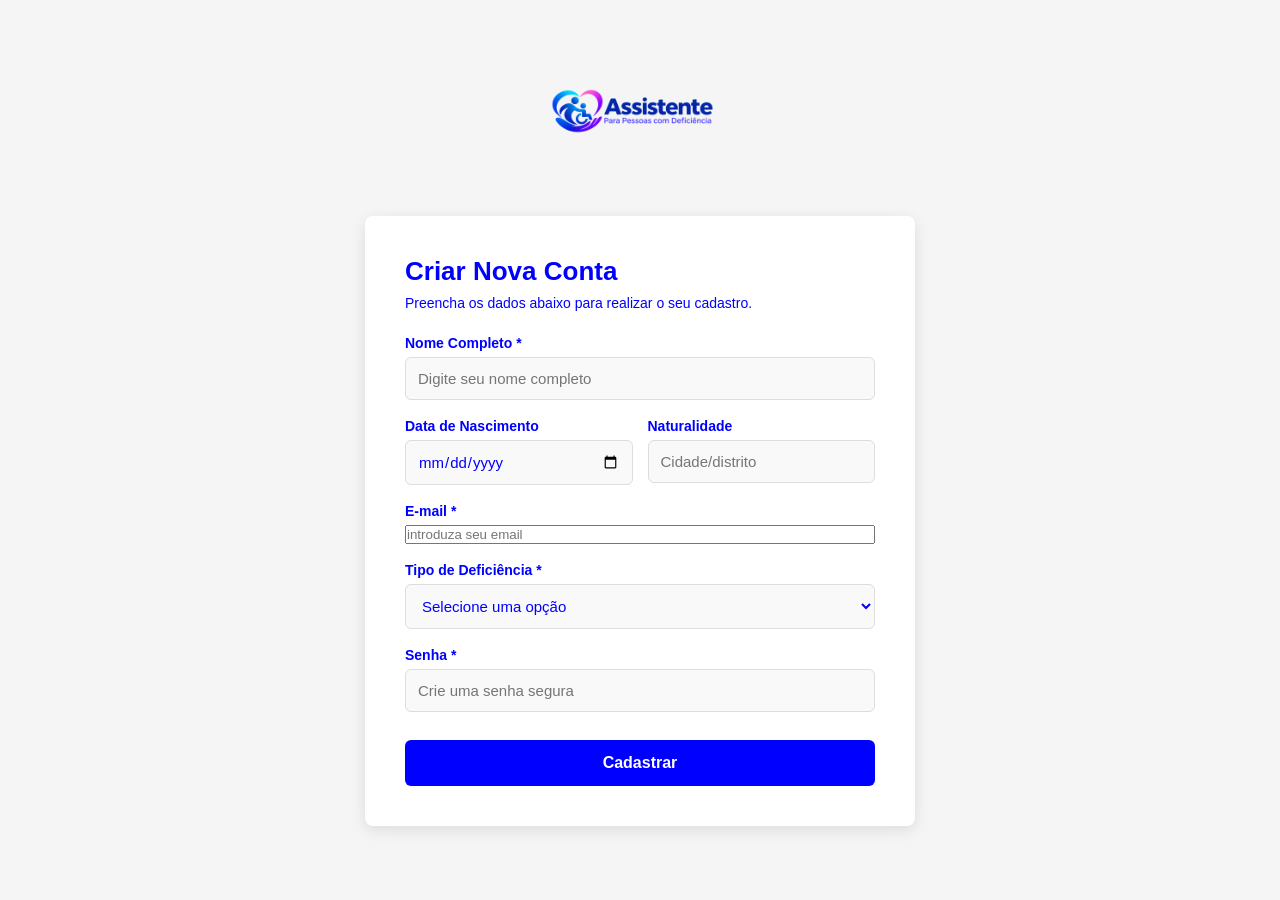
<file: Projeto de Assistencia pra péssoas com deficiencia - Copia/cadastro-formulario.html>
<!DOCTYPE html>
<html lang="pt-BR">
<head>
  <meta charset="UTF-8">
  <meta name="viewport" content="width=device-width, initial-scale=1.0">
  <title>Cadastro</title>
  <link rel="stylesheet" href="cadastro-formulario.css">
</head>
<body>

  <div class="marca-pagina">
    <img src="logo principal.png" alt="Logo" class="logo-img">
    <span class="logo-texto"></span> 
  </div>

  <main class="cadastro-container">
    <h2>Criar Nova Conta</h2>
    <p>Preencha os dados abaixo para realizar o seu cadastro.</p>

    <form action="#" method="POST" class="cadastro-form">
      
      <div class="input-grupo">
        <label for="nome">Nome Completo *</label>
        <input type="text" id="nome" name="nome" placeholder="Digite seu nome completo" required>
      </div>

      <div class="input-linha">
        <div class="input-grupo">
          <label for="nascimento">Data de Nascimento</label>
          <input type="date" id="nascimento" name="nascimento">
        </div>

        <div class="input-grupo">
          <label for="naturalidade">Naturalidade</label>
          <input type="text" id="naturalidade" name="naturalidade" placeholder="Cidade/distrito">
        </div>
      </div>

      <div class="input-grupo">
        <label for="email">E-mail *</label>
        <input type="email" id="email" name="email" placeholder="introduza seu email" required>
      </div>

      <div class="input-grupo">
        <label for="deficiencia">Tipo de Deficiência *</label>
        <select id="deficiencia" name="deficiencia" required>
          <option value="" disabled selected>Selecione uma opção</option>
          <option value="nenhuma">Nenhuma</option>
          <option value="fisica">Física</option>
          <option value="visual">Visual</option>
          <option value="auditiva">Auditiva</option>
          <option value="intelectual">Intelectual / Mental</option>
          <option value="multipla">Múltipla</option>
          <option value="outra">Outra / Não listada</option>
        </select>
      </div>

      <div class="input-grupo">
        <label for="senha">Senha *</label>
        <input type="password" id="senha" name="senha" placeholder="Crie uma senha segura" required>
      </div>

      <button type="submit" class="btn-cadastrar">Cadastrar</button>

    </form>
  </main>

</body>
</html>
</file>
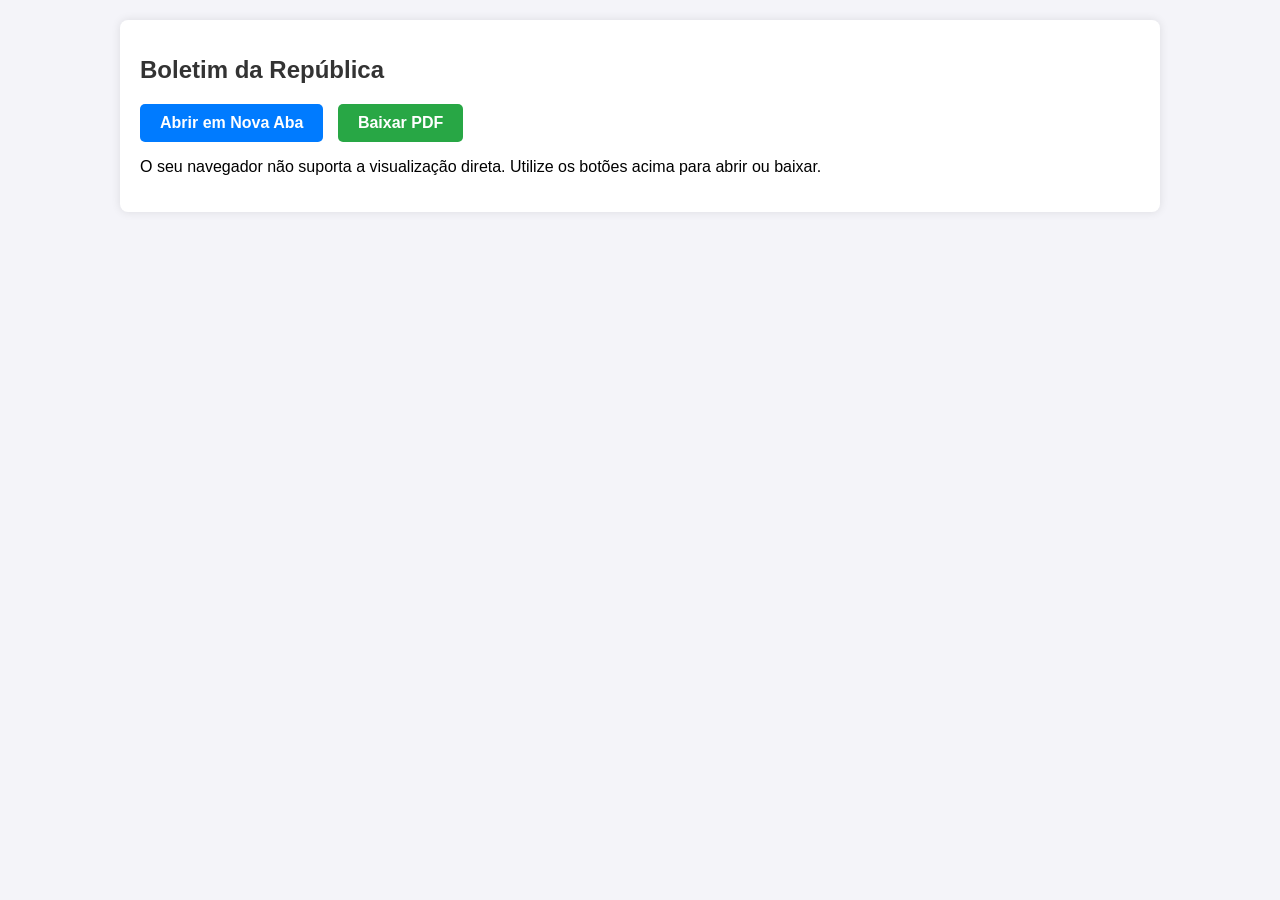
<file: Projeto de Assistencia pra péssoas com deficiencia - Copia/direitos.html>
<!DOCTYPE html>
<html lang="pt">
<head>
    <meta charset="UTF-8">
    <meta name="viewport" content="width=device-width, initial-scale=1.0">
    <title>Visualizar Documento</title>
    <style>
        body {
            font-family: Arial, sans-serif;
            margin: 20px;
            background-color: #f4f4f9;
        }
        .container {
            max-width: 1000px;
            margin: 0 auto;
            background: #fff;
            padding: 20px;
            box-shadow: 0 0 10px rgba(0,0,0,0.1);
            border-radius: 8px;
        }
        h1 {
            color: #333;
            font-size: 24px;
            margin-bottom: 20px;
        }
        .botoes {
            margin-bottom: 15px;
        }
        .btn {
            display: inline-block;
            padding: 10px 20px;
            margin-right: 10px;
            background-color: #007bff;
            color: white;
            text-decoration: none;
            border-radius: 5px;
            font-weight: bold;
        }
        .btn:hover {
            background-color: #0056b3;
        }
        .btn-download {
            background-color: #28a745;
        }
        .btn-download:hover {
            background-color: #218838;
        }
    </style>
</head>
<body>

<div class="container">
    <h1>Boletim da República</h1>

    <div class="botoes">
        <a href="direitos das pessoas com defciencia.pdf" target="_blank" class="btn">Abrir em Nova Aba</a>
        <a href="direitos das pessoas com defciencia.pdf" download class="btn btn-download">Baixar PDF</a>
    </div>

    <object data="documento.pdf" type="application/pdf" width="100%" height="800px">
        <p>O seu navegador não suporta a visualização direta. Utilize os botões acima para abrir ou baixar.</p>
    </object>
</div>

</body>
</html>
</file>
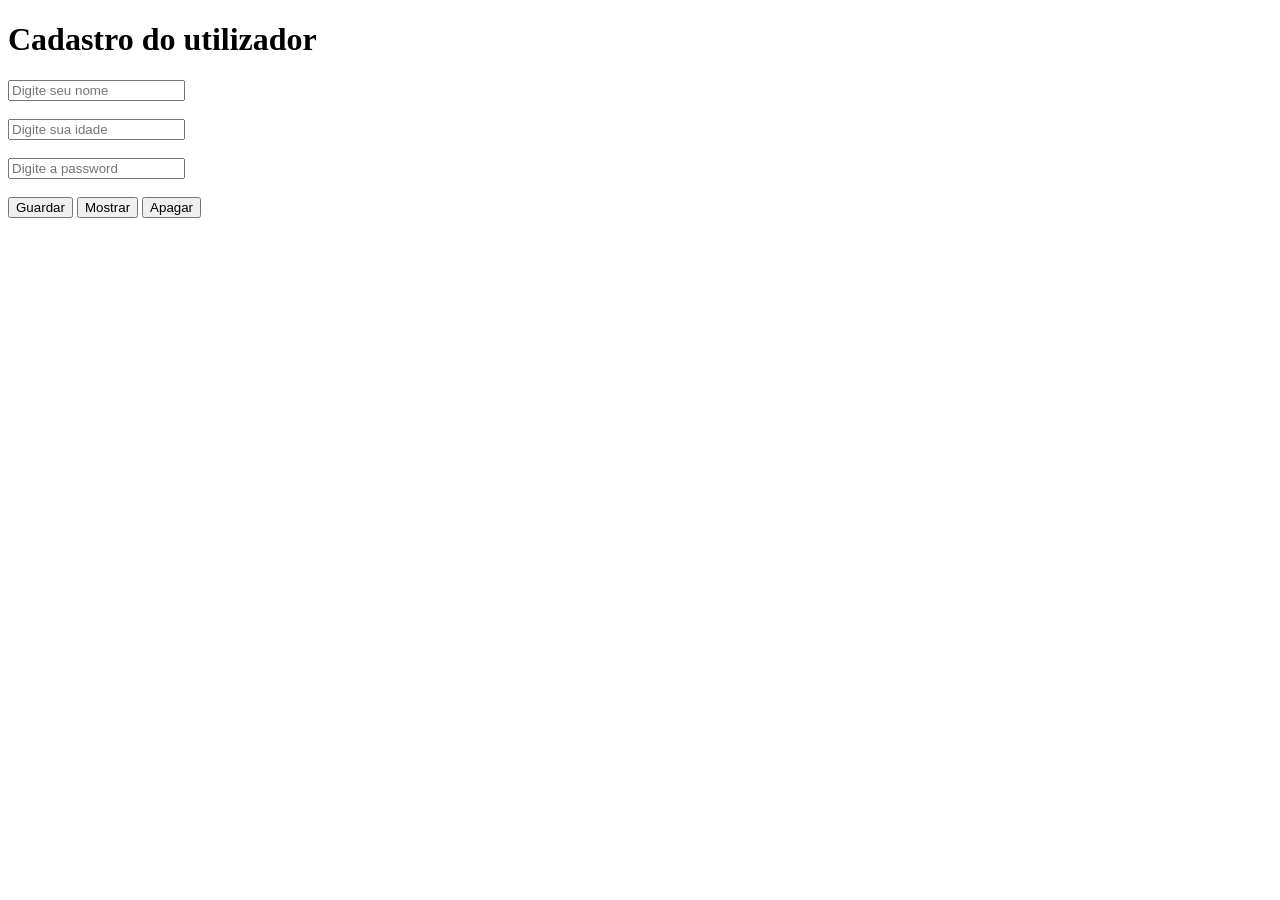
<file: Projeto de Assistencia pra péssoas com deficiencia - Copia/exercicio-java.html>
<!DOCTYPE html>
<html lang="pt">
<head>
    <meta charset="UTF-8">
    <meta name="viewport" content="width=device-width, initial-scale=1.0">
    <title>Cadastro do Utilizador</title>
</head>
<body>
    <h1>Cadastro do utilizador</h1>
    
    <input type="text" id="nome" placeholder="Digite seu nome"> <br><br>
    <input type="number" id="idade" placeholder="Digite sua idade"> <br><br>
    <input type="password" id="password" placeholder="Digite a password"> <br><br>
    
    <button onclick="guardarUsuario()">Guardar</button>
    <button onclick="mostrarUsuario()">Mostrar</button>
    <button onclick="apagarUsuario()">Apagar</button>
    
    <p id="resultado"></p>

    <script>
        function guardarUsuario() {
            let nome = document.getElementById("nome").value;
            let idade = document.getElementById("idade").value;
            let password = document.getElementById("password").value;
            
            sessionStorage.setItem("nome", nome);
            sessionStorage.setItem("idade", idade);
    
            sessionStorage.setItem("password", password); 
            
            alert("Dados guardados com sucesso");
        }

        function mostrarUsuario() {
            let nome = sessionStorage.getItem("nome");
            let idade = sessionStorage.getItem("idade"); 
            let password = sessionStorage.getItem("password"); 
            document.getElementById("resultado").innerHTML = 
                "Nome: " + nome + "<br>" + 
                "Idade: " + idade + "<br>" + 
                "Password: " + password;
        }

        
        function apagarUsuario() {
            sessionStorage.removeItem("nome");
            sessionStorage.removeItem("idade");
            sessionStorage.removeItem("password");
            
            document.getElementById("resultado").innerHTML = "Dados apagados!";
        }
    </script>
</body>
</html>
</file>
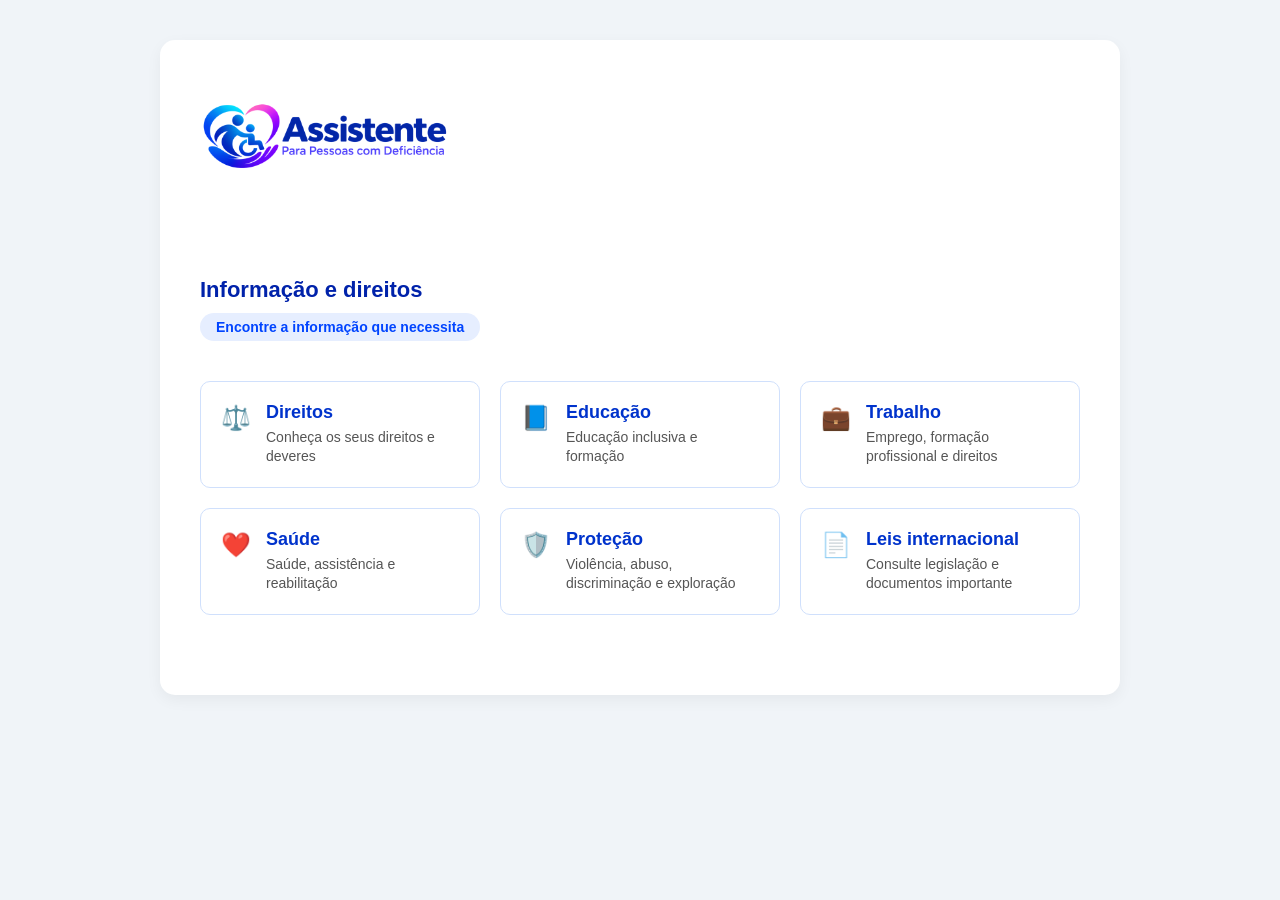
<file: Projeto de Assistencia pra péssoas com deficiencia - Copia/informacoes.html>
<!DOCTYPE html>
<html lang="pt-BR">
<head>
    <meta charset="UTF-8">
    <meta name="viewport" content="width=device-width, initial-scale=1.0">
    <title>informacoes</title>
    <link rel="stylesheet" href="informacoes.css">
</head>
<body>

    <div class="site">
        
      <div class="topo">
    <div class="marca">
        <a href="index.html">
            <img src="logo principal.png" alt="Logo Assistente Para Pessoas com Deficiência" class="img-logo">
        </a>
    </div>
</div>


        <div class="conteudo">
            <h2>Informação e direitos</h2>
            <span class="subtitulo">Encontre a informação que necessita</span>
        </div>

        <div class="blocos">
            
            <a href="direitos.html" class="bloco-item">
                <div class="icone">⚖️</div>
                <div class="info">
                    <h3>Direitos</h3>
                    <p>Conheça os seus direitos e deveres</p>
                </div>
            </a>

            <a href="#" class="bloco-item">
                <div class="icone">📘</div>
                <div class="info">
                    <h3>Educação</h3>
                    <p>Educação inclusiva e formação</p>
                </div>
            </a>

            <a href="#" class="bloco-item">
                <div class="icone">💼</div>
                <div class="info">
                    <h3>Trabalho</h3>
                    <p>Emprego, formação profissional e direitos</p>
                </div>
            </a>

            <a href="#" class="bloco-item">
                <div class="icone">❤️</div>
                <div class="info">
                    <h3>Saúde</h3>
                    <p>Saúde, assistência e reabilitação</p>
                </div>
            </a>

            <a href="#" class="bloco-item">
                <div class="icone">🛡️</div>
                <div class="info">
                    <h3>Proteção</h3>
                    <p>Violência, abuso, discriminação e exploração</p>
                </div>
            </a>

            <a href="lei.html" class="bloco-item">
                <div class="icone">📄</div>
                <div class="info">
                    <h3>Leis internacional</h3>
                    <p>Consulte legislação e documentos importante</p>
                </div>
            </a>

        </div>

       

    </div>

</body>
</html>
</file>
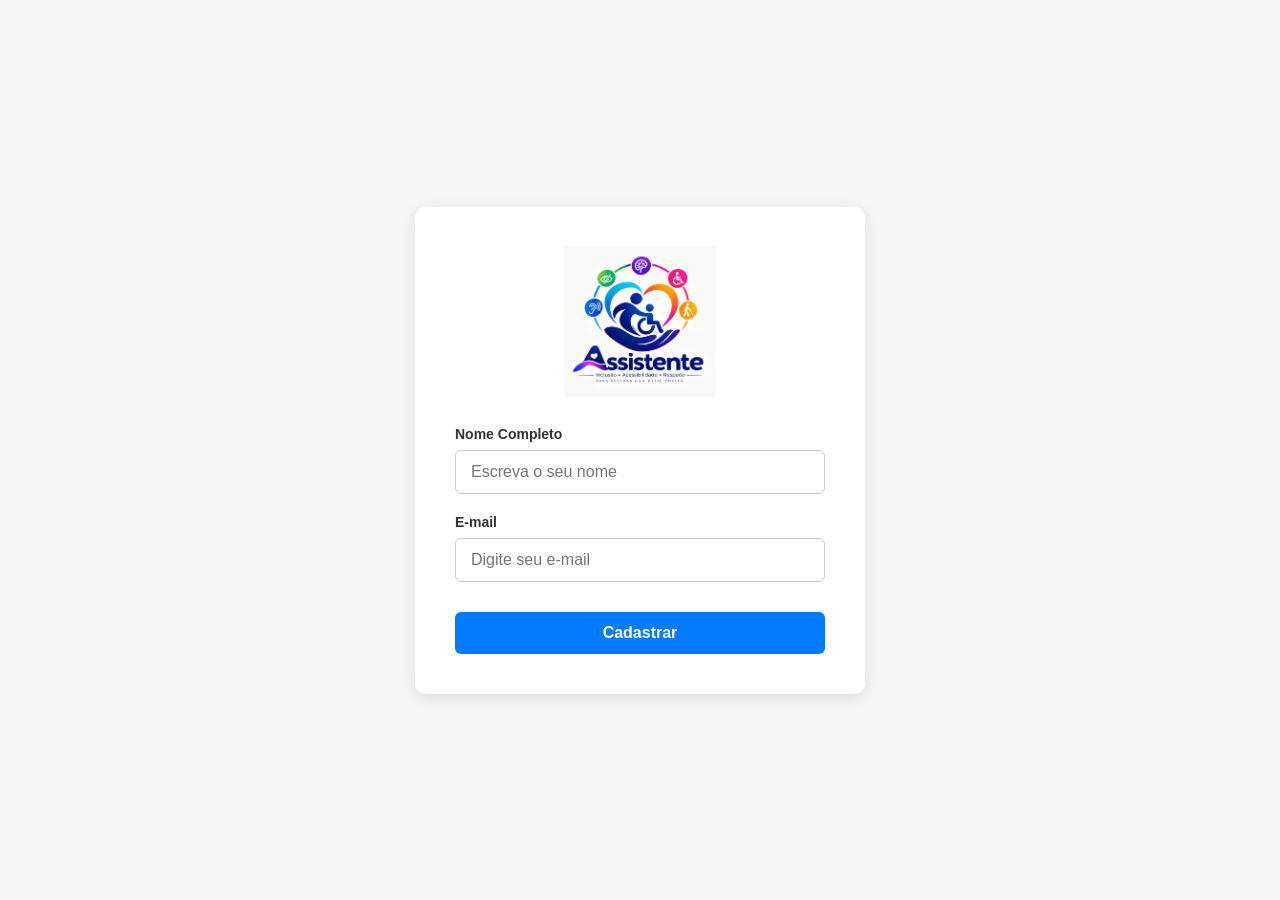
<file: Projeto de Assistencia pra péssoas com deficiencia - Copia/Inicio-de-sessao.html>
<!DOCTYPE html>
<html lang="pt">
<head>
    <meta charset="UTF-8">
    <meta name="viewport" content="width=device-width, initial-scale=1.0">
    <title>Cadastro</title>
    <link rel="stylesheet" href="inicio-de-sessao.css">
</head>
<body>

    <div class="cadastro-container">
        <img src="imagem assistencia.png" alt="Assistência" class="form-logo">
        
        <form>
            <div class="input-group">
                <label for="nome">Nome Completo</label>
                <input type="text" id="nome" placeholder="Escreva o seu nome">
            </div>

            <div class="input-group">
                <label for="email">E-mail</label>
                <input type="email" id="email" placeholder="Digite seu e-mail">
            </div>
            
            <button type="submit" class="btn-enviar">Cadastrar</button>
        </form>
    </div>

</body>
</html>
</file>
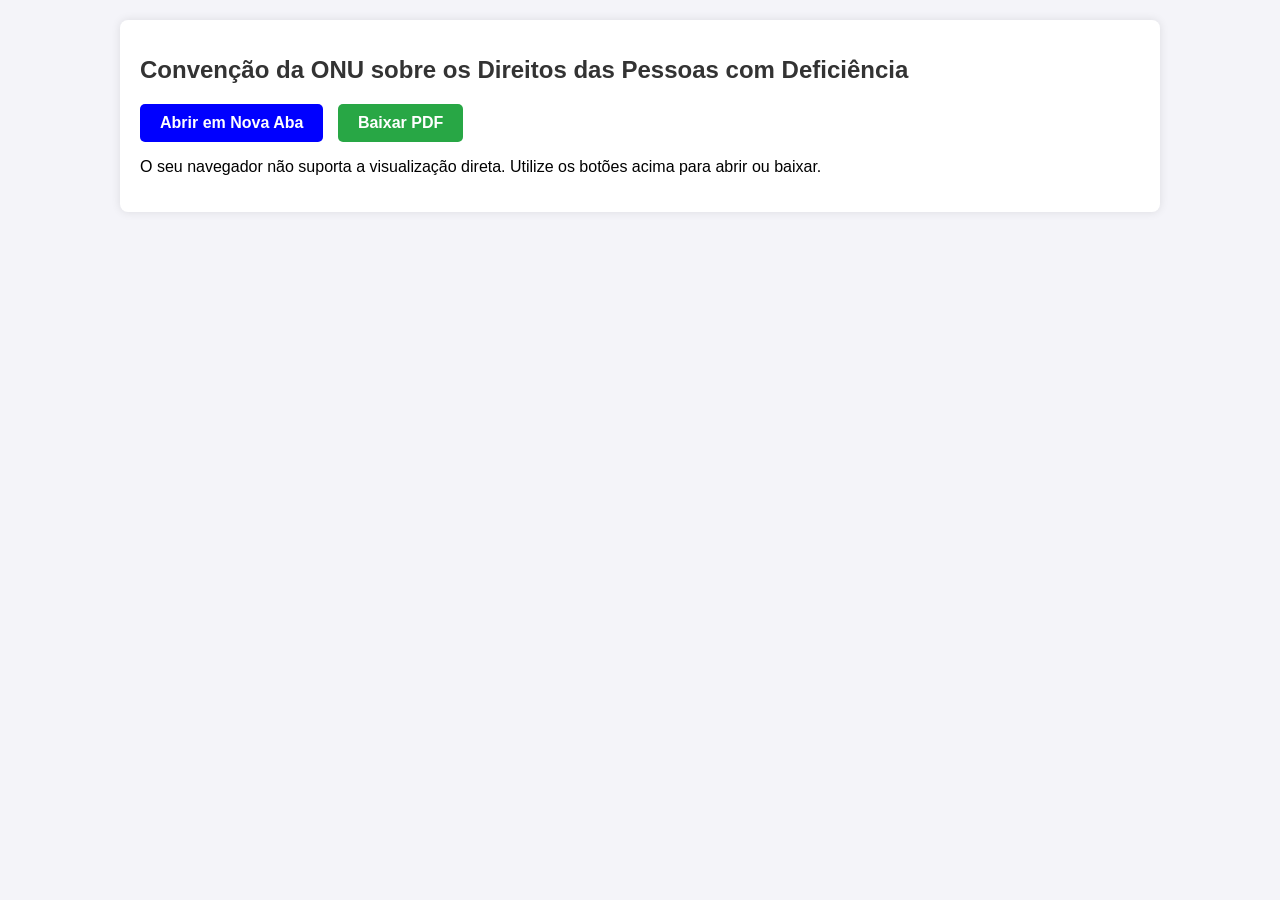
<file: Projeto de Assistencia pra péssoas com deficiencia - Copia/lei.html>
<!DOCTYPE html>
<html lang="pt">
<head>
    <meta charset="UTF-8">
    <meta name="viewport" content="width=device-width, initial-scale=1.0">
    <title>Visualizar Documento</title>
    <style>
        body {
            font-family: Arial, sans-serif;
            margin: 20px;
            background-color: #f4f4f9;
        }
        .container {
            max-width: 1000px;
            margin: 0 auto;
            background: #fff;
            padding: 20px;
            box-shadow: 0 0 10px rgba(0,0,0,0.1);
            border-radius: 8px;
        }
        h1 {
            color: #333;
            font-size: 24px;
            margin-bottom: 20px;
        }
        .botoes {
            margin-bottom: 15px;
        }
        .btn {
            display: inline-block;
            padding: 10px 20px;
            margin-right: 10px;
            background-color: blue;
            color: white;
            text-decoration: none;
            border-radius: 5px;
            font-weight: bold;
        }
        .btn:hover {
            background-color: #0056b3;
        }
        .btn-download {
            background-color: #28a745;
        }
        .btn-download:hover {
            background-color: #218838;
        }
    </style>
</head>
<body>

<div class="container">
    <h1>Convenção da ONU sobre os Direitos das Pessoas com Deficiência</h1>

    <div class="botoes">
        <a href="Covencao da Onu para pessoas com dedicienciqa.pdf" target="_blank" class="btn">Abrir em Nova Aba</a>
        <a href="Covencao da Onu para pessoas com dedicienciqa.pdf" download class="btn btn-download">Baixar PDF</a>
    </div>

    <object data="documento.pdf" type="application/pdf" width="100%" height="800px">
        <p>O seu navegador não suporta a visualização direta. Utilize os botões acima para abrir ou baixar.</p>
    </object>
</div>

</body>
</html>
</file>
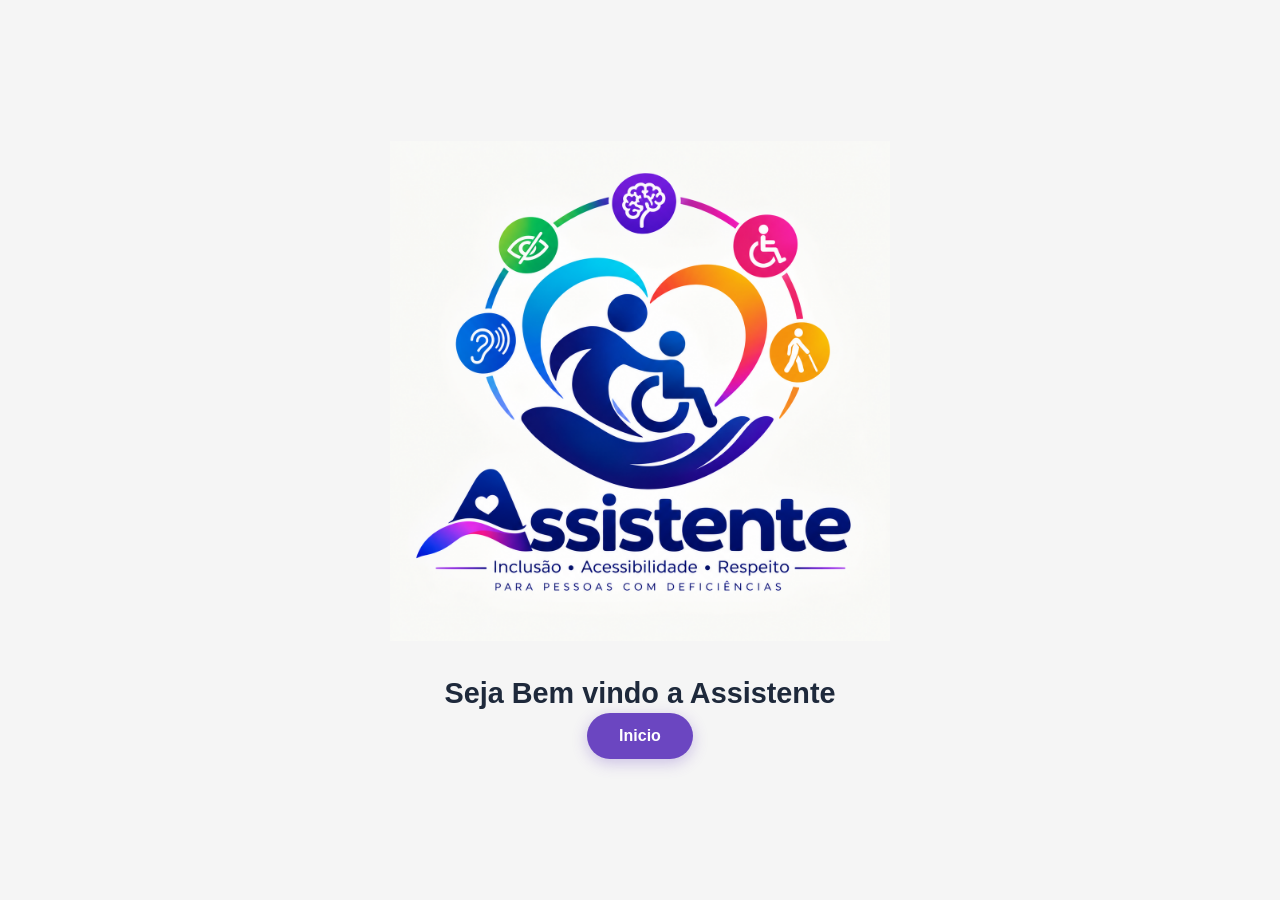
<file: Projeto de Assistencia pra péssoas com deficiencia - Copia/pagina inicial.html>
<!DOCTYPE html>
<html lang="en">
<head>
    <meta charset="UTF-8">
    <meta name="viewport" content="width=device-width, initial-scale=1.0">
    <title>Document</title>
    <link rel="stylesheet" href="pagina inicial.css">
</head>
<body>
    <div class="div pai">
        <div class="velho">
            <img src="imagem assistencia.png" alt="">
        </div>
        <div class="novo">
            <p>
                Seja Bem vindo a Assistente
            </p>
        </div>
    </div>
<a href="primeiro.html"><button>Inicio</button></a>

</body>
</html>
</file>
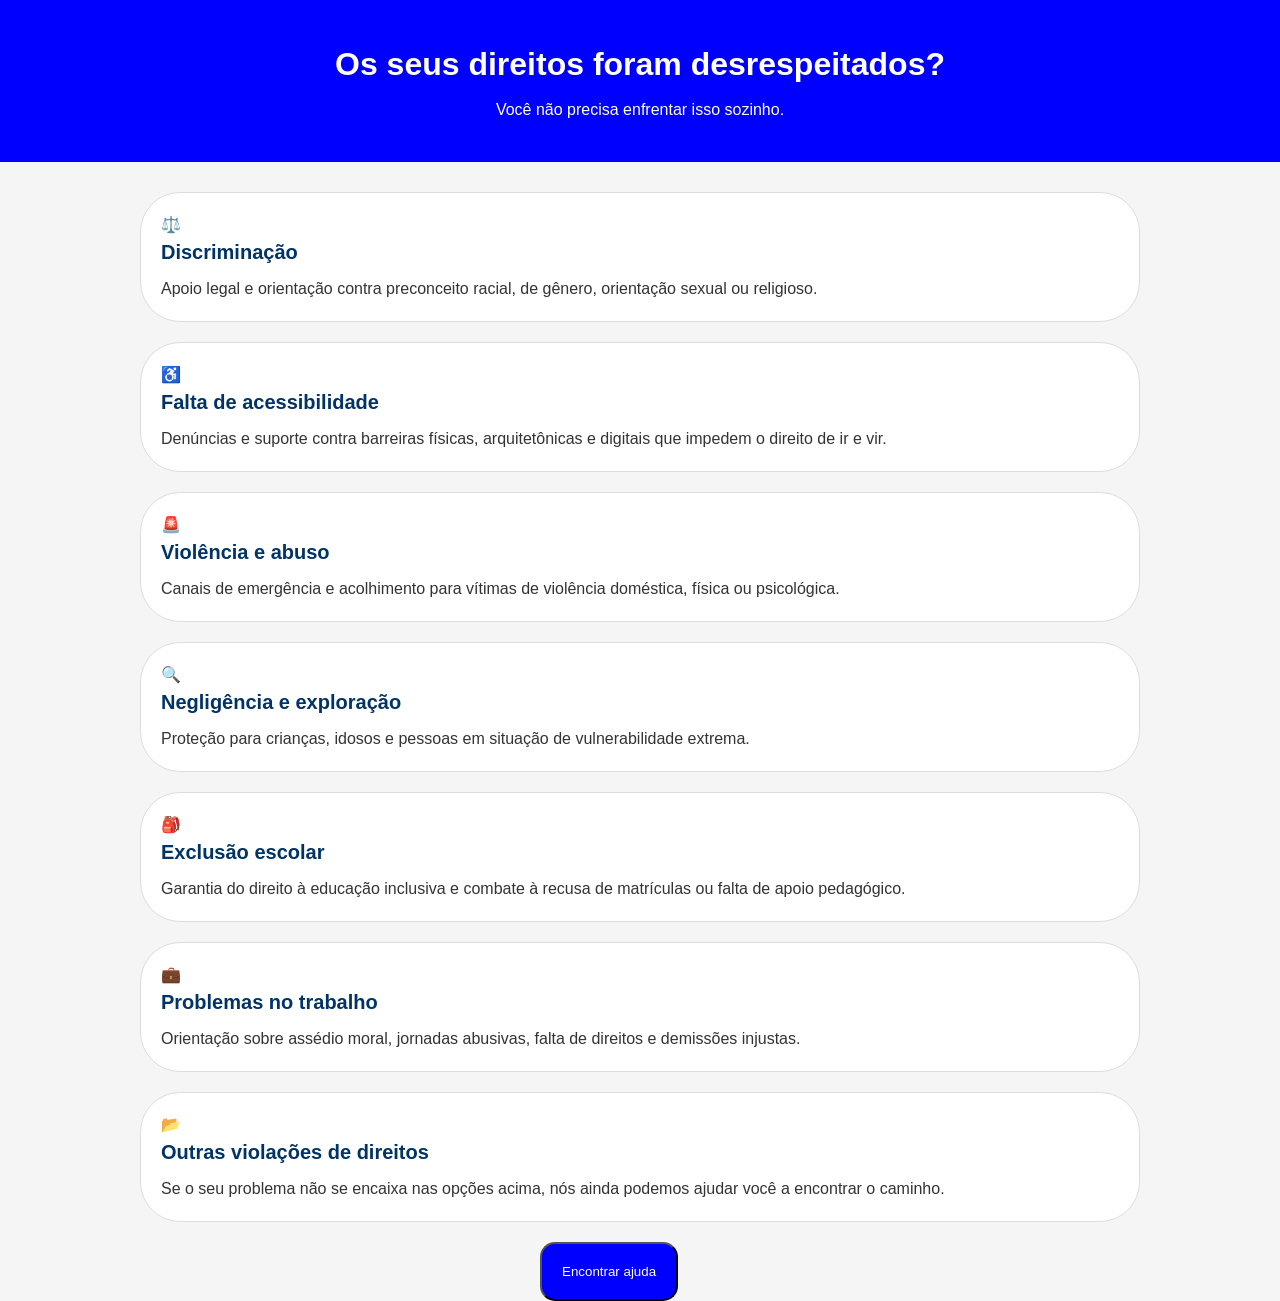
<file: Projeto de Assistencia pra péssoas com deficiencia - Copia/serviços e apoio.html>
<!DOCTYPE html>
<html lang="pt-BR">
<head>
    <meta charset="UTF-8">
    <meta name="viewport" content="width=device-width, initial-scale=1.0">
    <title>Defesa de Direitos - Encontrar Ajuda</title>
    <link rel="stylesheet" href="quarda.css">
</head>
<body>

    <header class="main-header">
        <div class="pai">
            <h1>Os seus direitos foram desrespeitados?</h1>
            <p >Você não precisa enfrentar isso sozinho.</p>
        </div>
    </header>

    <main class="container">
        <section class="grid-cards" aria-label="Categorias de violações de direitos">
            
            <article class="card">
                <div class="tia">⚖️</div>
                <h2>Discriminação</h2>
                <p>Apoio legal e orientação contra preconceito racial, de gênero, orientação sexual ou religioso.</p>
            </article>

            <article class="card">
                <div class="tia">♿</div>
                <h2>Falta de acessibilidade</h2>
                <p>Denúncias e suporte contra barreiras físicas, arquitetônicas e digitais que impedem o direito de ir e vir.</p>
            </article>

            <article class="card">
                <div class="tia">🚨</div>
                <h2>Violência e abuso</h2>
                <p>Canais de emergência e acolhimento para vítimas de violência doméstica, física ou psicológica.</p>
            </article>

            <article class="card">
                <div class="tia">🔍</div>
                <h2>Negligência e exploração</h2>
                <p>Proteção para crianças, idosos e pessoas em situação de vulnerabilidade extrema.</p>
            </article>

            <article class="card">
                <div class="tia">🎒</div>
                <h2>Exclusão escolar</h2>
                <p>Garantia do direito à educação inclusiva e combate à recusa de matrículas ou falta de apoio pedagógico.</p>
            </article>

            <article class="card">
                <div class="tia">💼</div>
                <h2>Problemas no trabalho</h2>
                <p>Orientação sobre assédio moral, jornadas abusivas, falta de direitos e demissões injustas.</p>
            </article>

            <article class="card">
                <div class="tia">📂</div>
                <h2>Outras violações de direitos</h2>
                <p>Se o seu problema não se encaixa nas opções acima, nós ainda podemos ajudar você a encontrar o caminho.</p>
            </article>

        </section>

        <div class="btn"> <button>Encontrar ajuda</button></div>
            
       
    </main>

    

</body>
</html>
</file>
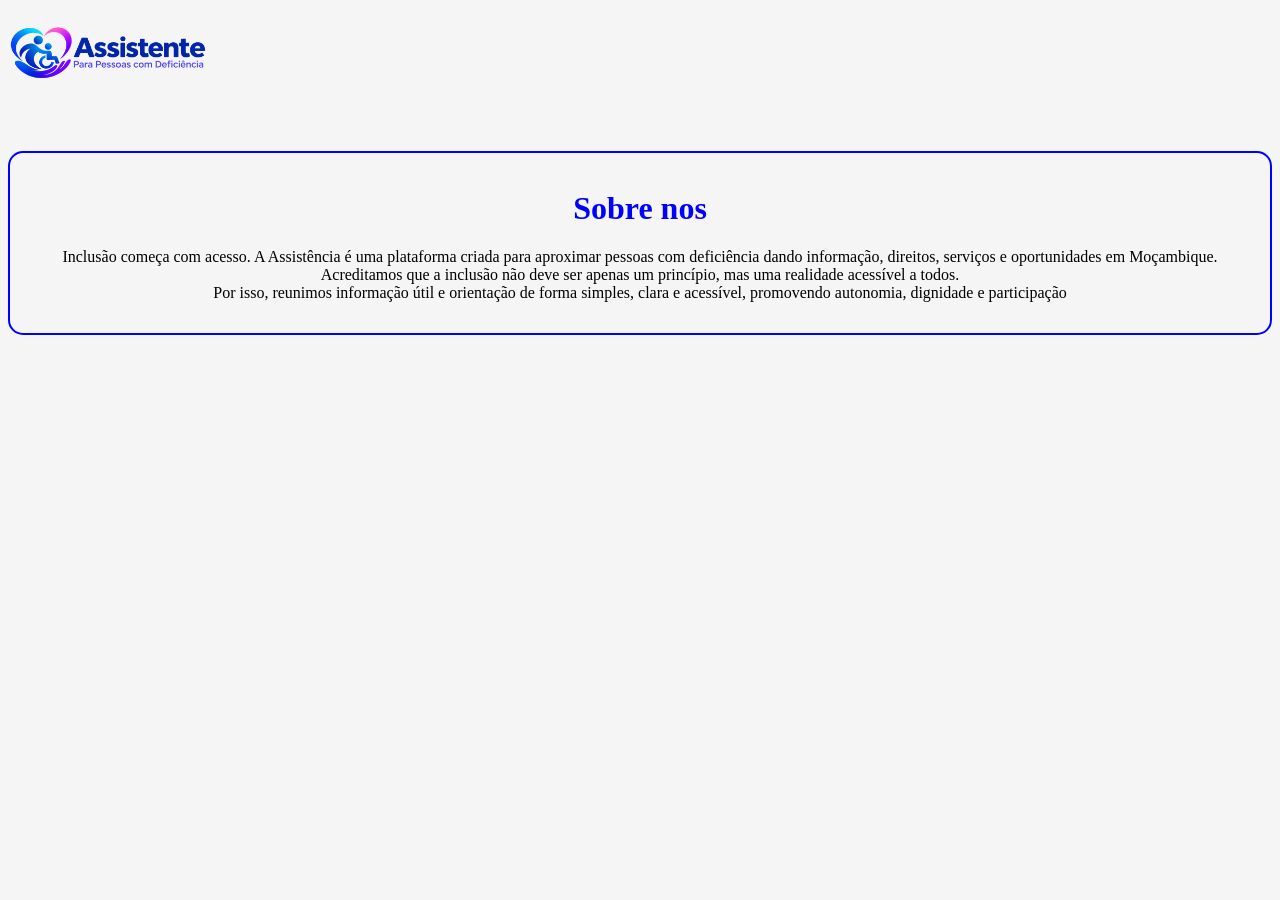
<file: Projeto de Assistencia pra péssoas com deficiencia - Copia/sobre-nos.html>
<!DOCTYPE html>
<html lang="en">
<head>
    <meta charset="UTF-8">
    <meta name="viewport" content="width=device-width, initial-scale=1.0">
    <title>Document</title>
    <link rel="stylesheet" href="sobre-nos.css">
</head>
<body>
    <header>
        <img src="logo principal.png" alt="Logo"> 
    </header>
    <div>
    <h1>Sobre nos</h1>
    <p>
    Inclusão começa com acesso.
    A Assistência é uma plataforma criada para aproximar pessoas com deficiência dando informação, direitos, serviços e oportunidades em Moçambique. <br>
    Acreditamos que a inclusão não deve ser apenas um princípio, mas uma realidade acessível a todos. <br>
    Por isso, reunimos informação útil e orientação de forma simples, clara e acessível, promovendo autonomia, dignidade e participação
    </p>
    </div>
</body>
</html>
</file>
<file: Projeto de Assistencia pra péssoas com deficiencia - Copia/cadastro-formulario.css>
* {
  margin: 0;
  padding: 0;
  box-sizing: border-box;
  font-family: 'Segoe UI', Tahoma, Geneva, Verdana, sans-serif;
}

body {
  background-color: whitesmoke;
  min-height: 100vh;
  display: flex;
  flex-direction: column;
  justify-content: center;
  align-items: center;
  padding: 40px 20px;
  gap: 32px;
  position: relative;
}

.marca-pagina { 
  display: flex; 
  align-items: center; 
  gap: 16px; 
}

.logo-img {
  max-height: 110px;
  max-width: 300px;
  object-fit: contain;
  display: block;
}

.logo-texto {
  font-size: 36px;
  font-weight: bold;
  color: blue;
  letter-spacing: 1.5px;
}

.cadastro-container {
  background-color: white;
  padding: 40px;
  border-radius: 8px;
  box-shadow: 0 4px 15px rgba(0, 0, 0, 0.1);
  width: 100%;
  max-width: 550px;
}

.cadastro-container h2 {
  color: blue;
  margin-bottom: 8px;
  font-size: 26px;
}

.cadastro-container p {
  color: blue;
  font-size: 14px;
  margin-bottom: 24px;
}

.cadastro-form {
  display: flex;
  flex-direction: column;
  gap: 18px;
}

.input-grupo {
  display: flex;
  flex-direction: column;
  gap: 6px;
}

.input-linha {
  display: flex;
  gap: 15px;
}

.input-linha .input-grupo {
  flex: 1;
}

label {
  font-size: 14px;
  font-weight: 600;
  color: blue;
}

input[type="text"],
input[type="date"],
input[type="password"],
select {
  width: 100%;
  padding: 12px;
  border: 1px solid #dcdde1;
  border-radius: 6px;
  font-size: 15px;
  color: blue;
  background-color: #f9f9f9;
  transition: all 0.3s ease;
  outline: none;
}

input:focus, select:focus {
  border-color: #3498db;
  background-color: #ffffff;
  box-shadow: 0 0 5px rgba(52, 152, 219, 0.3);
}

.btn-cadastrar {
  background-color: blue;
  color: #ffffff;
  border: none;
  padding: 14px;
  border-radius: 6px;
  font-size: 16px;
  font-weight: bold;
  cursor: pointer;
  transition: background-color 0.3s ease;
  margin-top: 10px;
}

.btn-cadastrar:hover {
  background-color: #0f0d7f;
}

@media (max-width: 480px) {
  .input-linha {
    flex-direction: column;
    gap: 18px;
  }
}
</file>
<file: Projeto de Assistencia pra péssoas com deficiencia - Copia/informacoes.css>
* {
    margin: 0;
    padding: 0;
    box-sizing: border-box;
    font-family: Arial, sans-serif;
}

body {
    background-color: #f0f4f8;
    padding: 40px 20px;
}
.img-logo {
    max-width: 250px; 
    height: auto;
    display: block;
}


.site {
    background-color: #ffffff;
    max-width: 960px;
    margin: 0 auto;
    padding: 40px;
    border-radius: 15px;
    box-shadow: 0 5px 15px rgba(0,0,0,0.05);
}

.topo {
    margin-bottom: 30px;
}

.marca {
    display: flex;
    align-items: center;
}

.icone-marca {
    font-size: 40px;
    margin-right: 15px;
}

.texto-marca h1 {
    font-size: 28px;
    color: #0033cc;
}

.texto-marca p {
    font-size: 14px;
    color: #0055ff;
}

.conteudo h2 {
    font-size: 22px;
    color: #0022aa;
    margin-bottom: 10px;
}

.subtitulo {
    display: inline-block;
    background-color: #e6eeff;
    color: #0044ff;
    padding: 6px 16px;
    border-radius: 20px;
    font-size: 14px;
    font-weight: bold;
    margin-bottom: 40px;
}

.blocos {
    display: grid;
    grid-template-columns: repeat(3, 1fr);
    gap: 20px;
    margin-bottom: 40px;
}

.bloco-item {
    display: flex;
    background-color: #ffffff;
    border: 1px solid #d0e0fc;
    border-radius: 10px;
    padding: 20px;
    text-decoration: none;
}

.bloco-item:hover {
    border-color: #0044ff;
}

.icone {
    font-size: 24px;
    margin-right: 15px;
    margin-top: 2px;
}

.info h3 {
    font-size: 18px;
    color: #0033cc;
    margin-bottom: 5px;
}

.info p {
    font-size: 14px;
    color: #555555;
    line-height: 1.4;
}



.botao-direitos {
    display: inline-block;
    background-color: #ffffff;
    color: #0033cc;
    border: 2px solid #0033cc;
    padding: 8px 30px;
    font-weight: bold;
    font-size: 16px;
    border-radius: 20px;
    text-decoration: none;
}

.botao-direitos:hover {
    background-color: #0033cc;
    color: #ffffff;
}

@media (max-width: 768px) {
    .blocos {
        grid-template-columns: repeat(2, 1fr);
    }
}

@media (max-width: 480px) {
    .blocos {
        grid-template-columns: 1fr;
    }
}
</file>
<file: Projeto de Assistencia pra péssoas com deficiencia - Copia/inicio-de-sessao.css>
* {
    margin: 0;
    padding: 0;
    box-sizing: border-box;
    font-family: 'Segoe UI', Tahoma, Geneva, Verdana, sans-serif;
}

body {
    background-color: whitesmoke;
    display: flex;
    justify-content: center;
    align-items: center;
    min-height: 100vh;
}

.cadastro-container {
    background-color: #ffffff;
    padding: 40px;
    border-radius: 10px;
    box-shadow: 0 4px 15px rgba(0, 0, 0, 0.1);
    width: 100%;
    max-width: 450px;
    text-align: center;
}

.form-logo {
    max-width: 150px;
    height: auto;
    margin-bottom: 25px;
}

.input-group {
    margin-bottom: 20px;
    text-align: left;
}

.input-group label {
    display: block;
    font-size: 14px;
    font-weight: 600;
    color: #333333;
    margin-bottom: 8px;
}

.input-group input {
    width: 100%;
    padding: 12px 15px;
    border: 1px solid #cccccc;
    border-radius: 6px;
    font-size: 16px;
    color: #334333;
    outline: none;
    transition: border-color 0.3s ease;
}

.input-group input:focus {
    border-color: #007bff;
    box-shadow: 0 0 5px rgba(0, 123, 255, 0.2);
}

.btn-enviar {
    width: 100%;
    padding: 12px;
    background-color: #007bff;
    color: white;
    border: none;
    border-radius: 6px;
    font-size: 16px;
    font-weight: bold;
    cursor: pointer;
    transition: background-color 0.3s ease;
    margin-top: 10px;
}

.btn-enviar:hover {
    background-color: #0056b3;
}
</file>
<file: Projeto de Assistencia pra péssoas com deficiencia - Copia/pagina inicial.css>
body {
    font-family: 'Segoe UI', Tahoma, Geneva, Verdana, sans-serif;
    background-color: whitesmoke;
    margin: 0;
    display: flex;
    flex-direction: column;
    align-items: center;
    justify-content: center;
    min-height: 100vh;
    padding: 20px;
    box-sizing: border-box;
}

.div-pai {
    background: #ffffff;
    padding: 40px;
    border-radius: 20px;
    box-shadow: 0 10px 30px rgba(0, 0, 0, 0.05);
    text-align: center;
    max-width: 450px;
    width: 100%;
    margin-bottom: 25px;
}

.velho img {
    width: 800px;
    height: 500px;
    object-fit: contain;
    margin-bottom: 30px;
}

.novo p {
    font-size: 1.8rem;
    font-weight: 700;
    color: #1e293b;
    margin: 0;
    line-height: 1.3;
    text-align: center;
}

button {
    background-color: #6b46c1;
    color: #ffffff;
    border: none;
    padding: 14px 32px;
    font-size: 1rem;
    font-weight: 600;
    border-radius: 30px;
    cursor: pointer;
    box-shadow: 0 4px 15px rgba(107, 70, 193, 0.3);
    transition: all 0.2s ease;
}

button:hover {
    background-color: #553c9a;
    transform: translateY(-2px);
    box-shadow: 0 6px 20px rgba(107, 70, 193, 0.4);
}

a{
    text-decoration: none;
}
</file>
<file: Projeto de Assistencia pra péssoas com deficiencia - Copia/quarda.css>
* {
    margin: 0;
    padding: 0;
    box-sizing: border-box;
}

body {
    background-color: #f5f5f5;
    color: #333333;
    font-family: Arial, sans-serif;
    line-height: 1.5;
}

.container {
    width: 80%;
    margin: 0 auto;
    max-width: 1000px;
}

.main-header {
    background-color: blue;
    color: #ffffff;
    text-align: center;
    padding: 40px 20px;
}

.main-header h1 {
    font-size: 32px;
    margin-bottom: 10px;
}

.main-header .subtitle {
    font-size: 18px;
}

.grid-cards {
    margin-top: 30px;
}

.card {
    background-color: #ffffff;
    border: 1px solid #dddddd;
    padding: 20px;
    margin-bottom: 20px;
    border-radius: 40px;
}

.card-icon {
    font-size: 24px;
    margin-bottom: 10px;
}

.card h2 {
    color: #003366;
    font-size: 20px;
    margin-bottom: 10px;
}

.card p {
    font-size: 16px;
}

.cta-section {
    text-align: center;
    margin: 40px 0;
}

.btn-help {
    display: inline-block;
    background-color: #cc0000;
    color: #ffffff;
    padding: 15px 30px;
    text-decoration: none;
    font-weight: bold;
    font-size: 18px;
    border-radius: 4px;
}
 button {
    margin-left: 400px;
    background-color: blue;
    color: #ffffff;
    border-radius: 15px;
    padding: 20px;
}

.main-footer {
    background-color: #222222;
    color: #ffffff;
    text-align: center;
    padding: 20px;
    margin-top: 40px;
    font-size: 14px;
}
</file>
<file: Projeto de Assistencia pra péssoas com deficiencia - Copia/sobre-nos.css>
header { 
    display: flex;         
    align-items: center;   
    width: 100%;           
    gap: 30px;             
} 

header > img { 
    width: 200px; 
    height: auto; 
    margin-bottom: 10px; 
} 

h1 { 
    color: blue; 
    text-align: center; 
} 

p { 
    text-align: center; 
    font-family: 'Times New Roman', Times, serif; 
} 

div { 
    border: 2px solid blue; 
    border-radius: 15px; 
    padding: 15px;         
}

body{
    background-color: whitesmoke;
}
</file>
